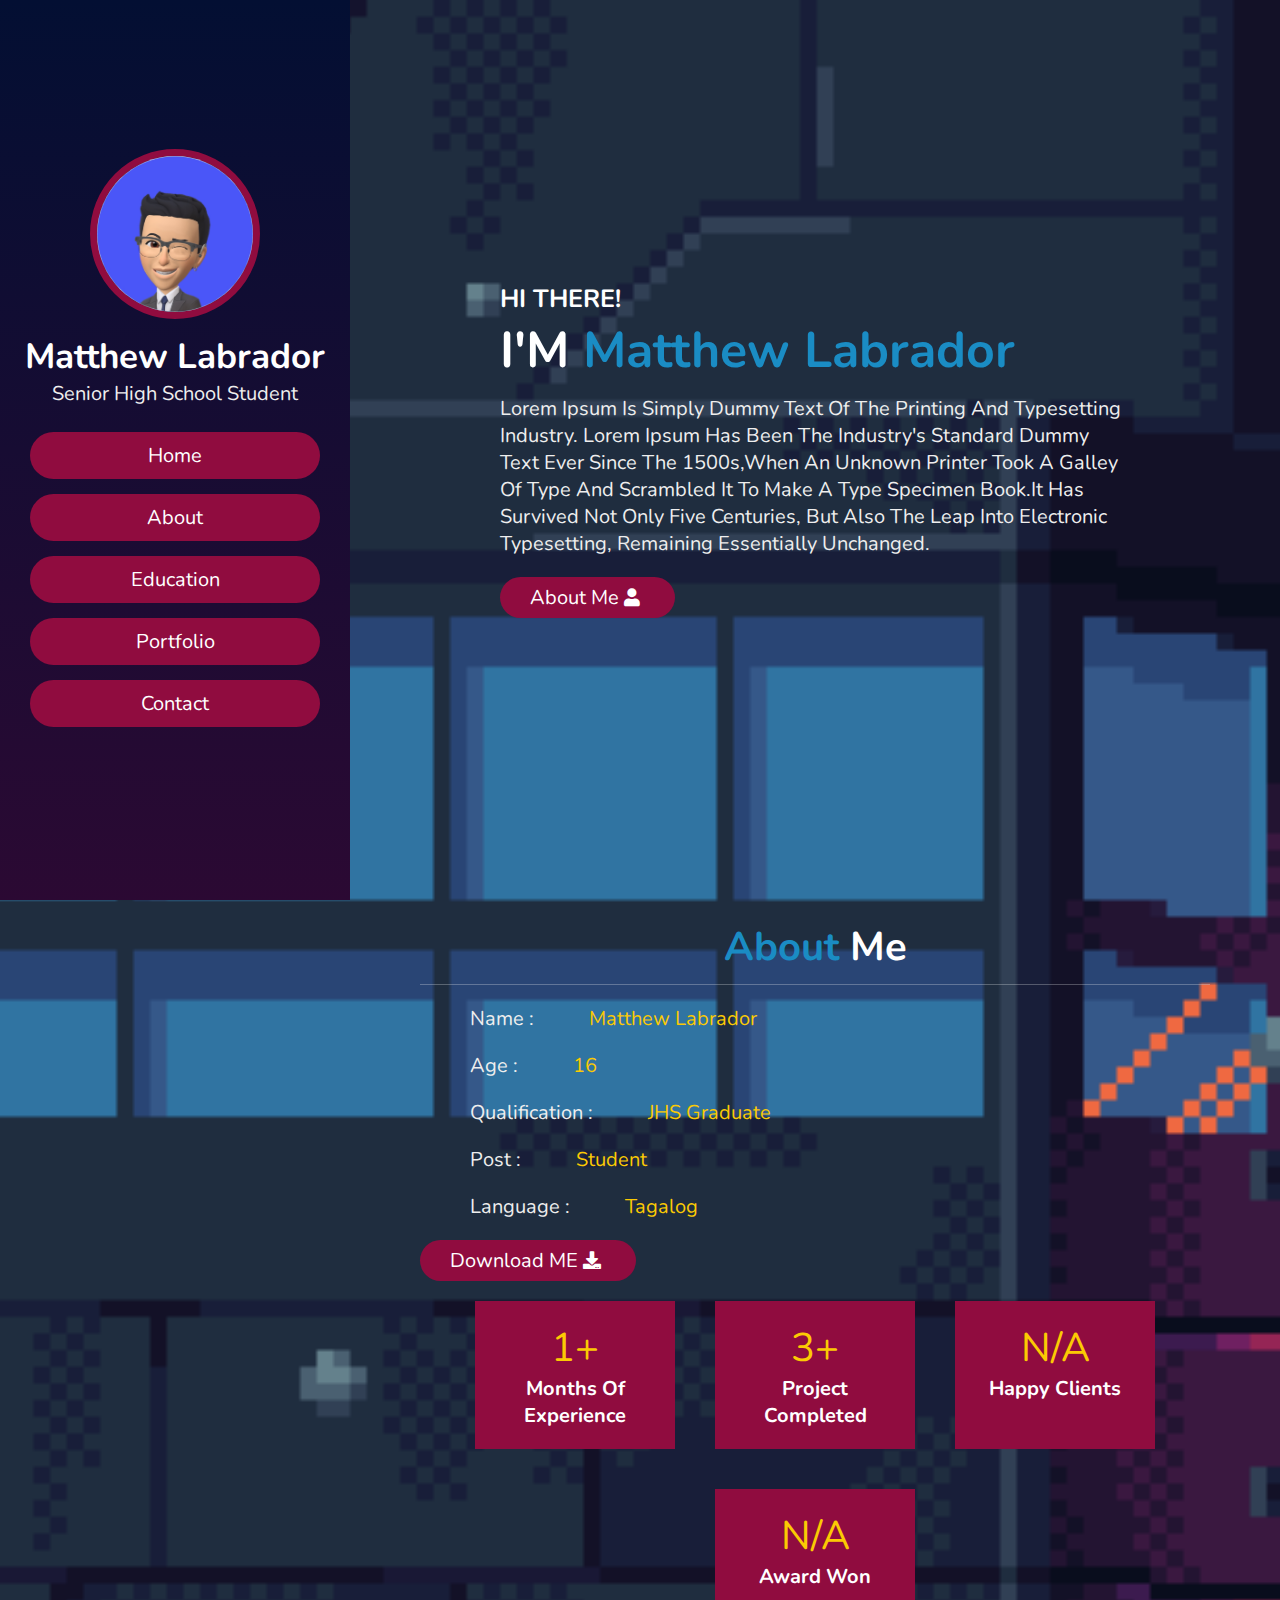
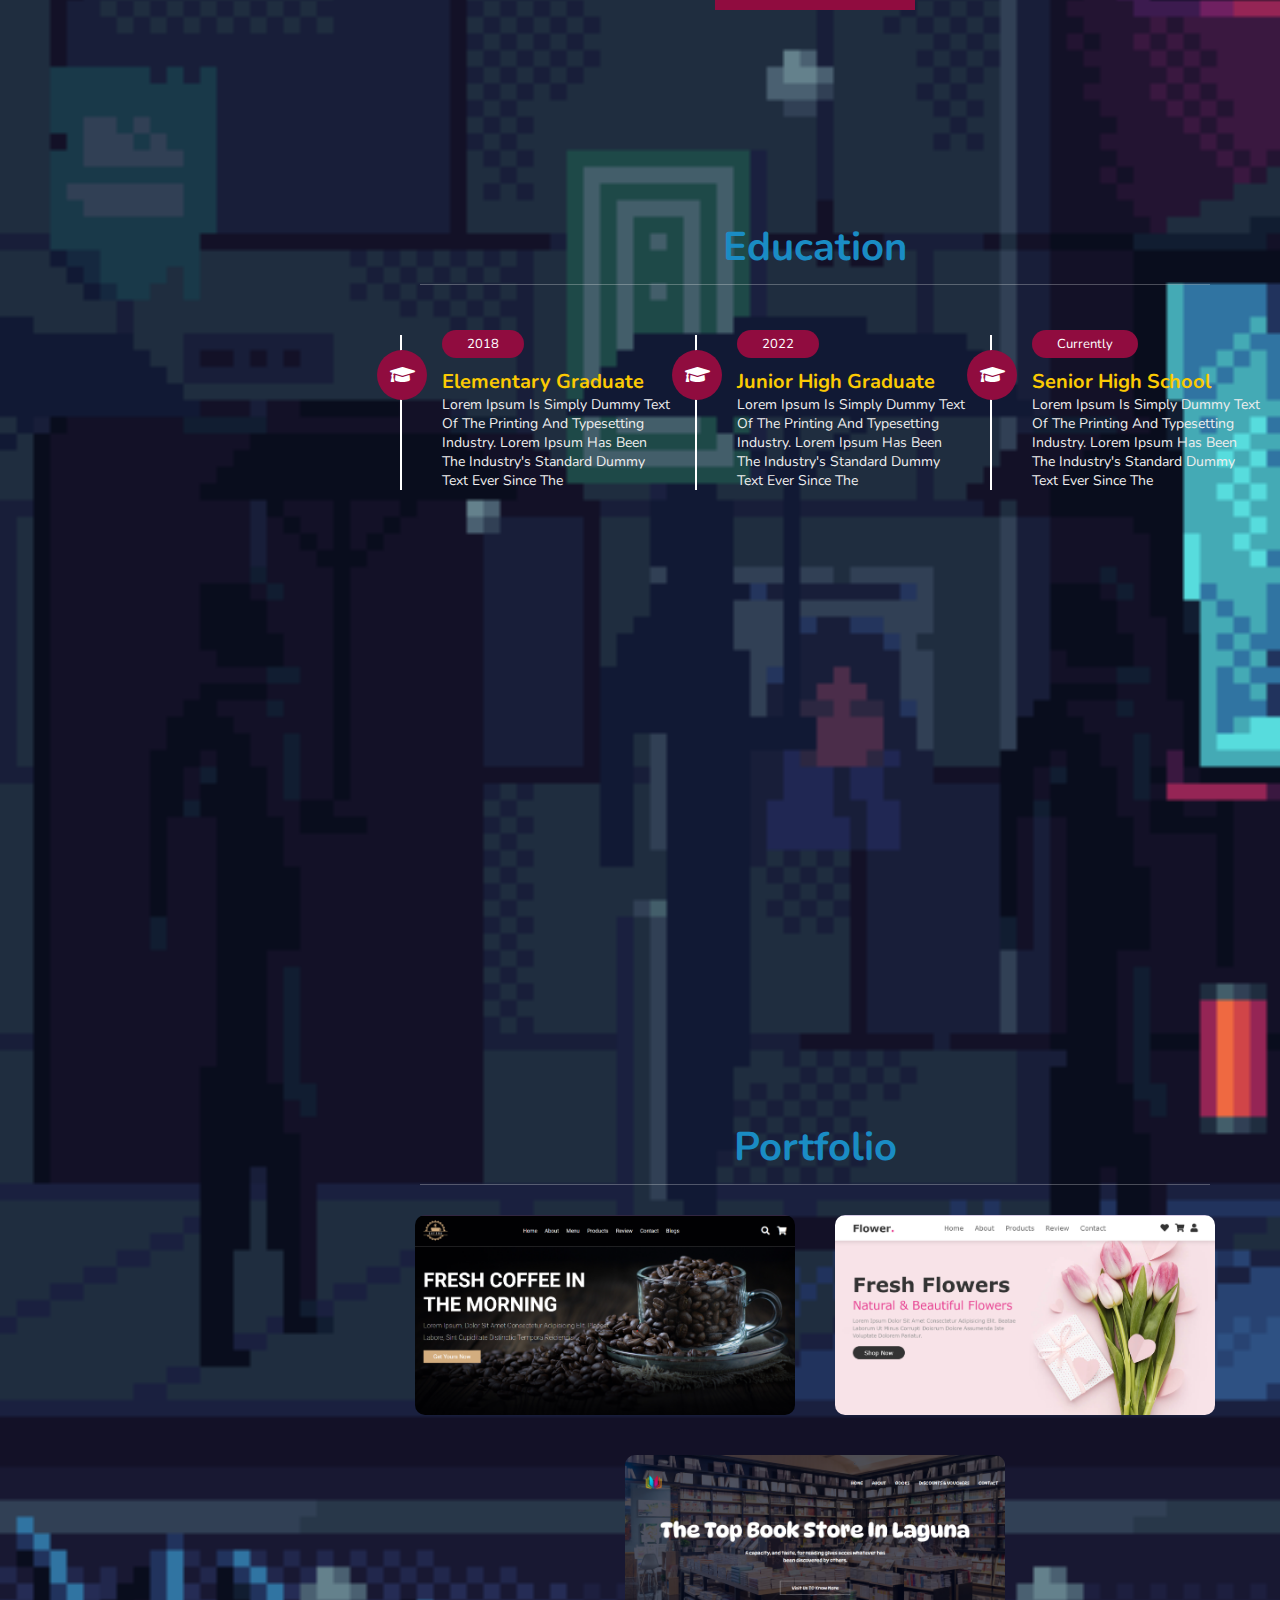
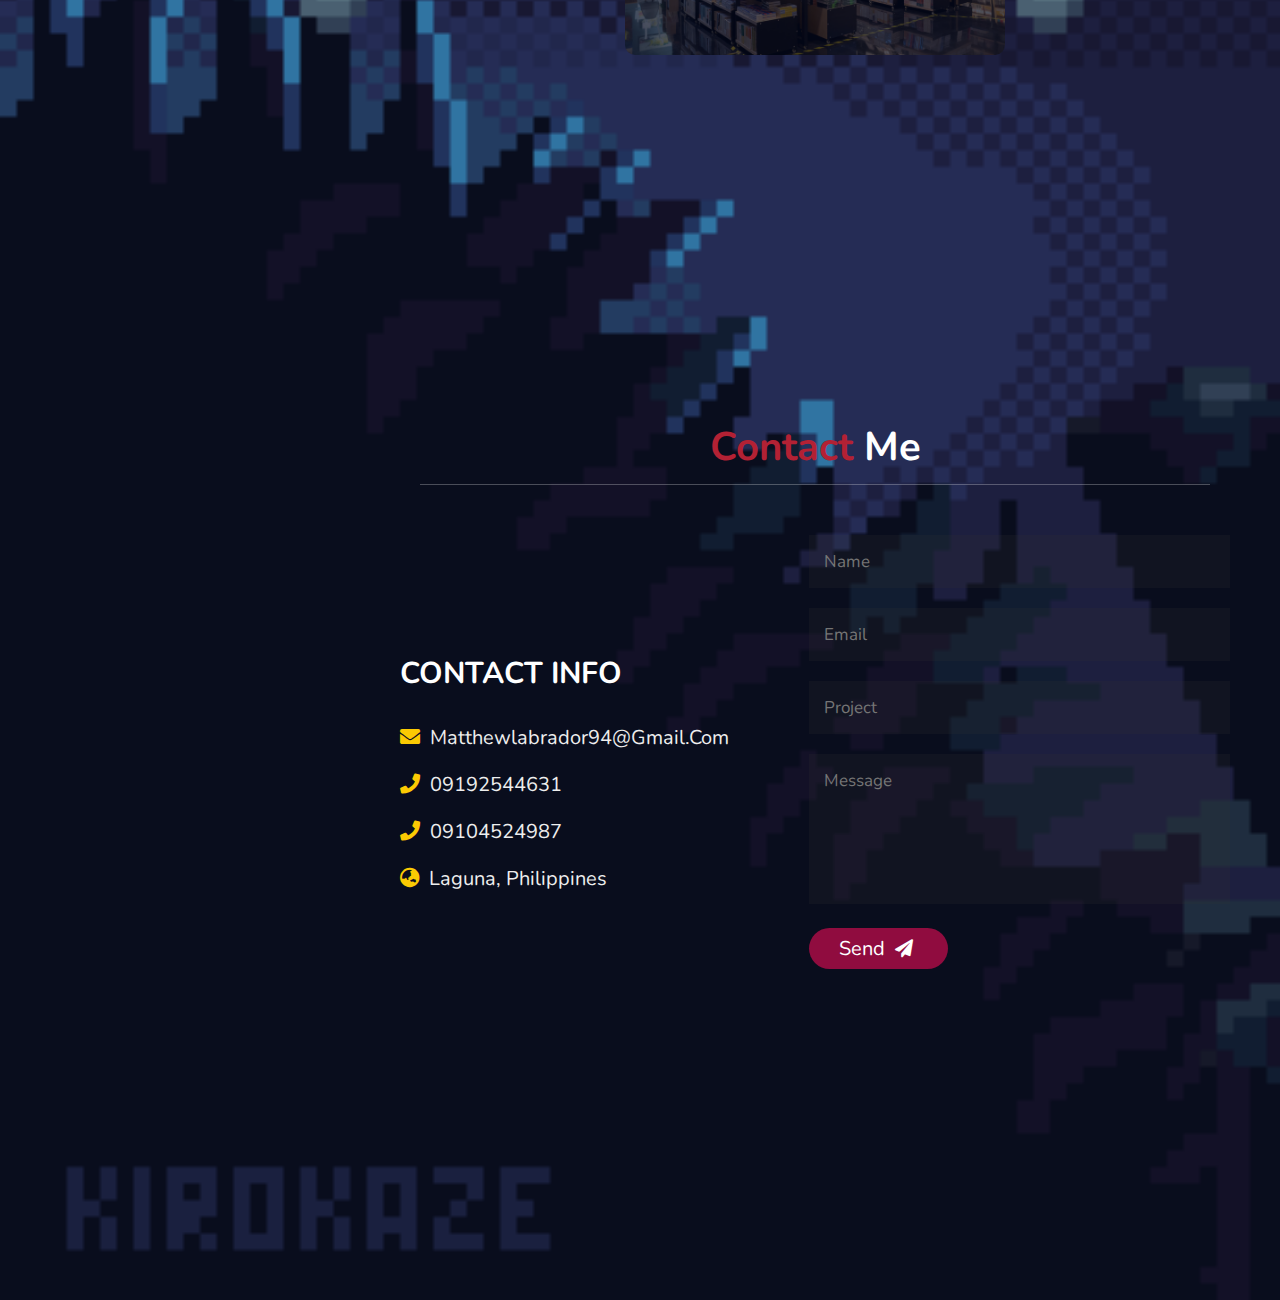
<file: index.html>
<!DOCTYPE html>
<html lang="en">
<head>
    <meta charset="UTF-8">
    <meta name="viewport" content="width=device-width, initial-scale=1.0">
    <title>My Profile</title>

    <!-- font awesome cdn link -->
    <link rel="stylesheet" href="https://cdnjs.cloudflare.com/ajax/libs/font-awesome/5.15.2/css/all.min.css">

    <!-- custom css file link -->
    <link rel="stylesheet" href="style.css">
</head>
<body>

<!-- header section starts -->

<header>

    <div class="user">
        <img src="images/avatar4.jpg">
        <h3 class="name">Matthew Labrador</h3>
        <p class="post">Senior High School Student</p>
    </div>

    <nav class="navbar">
        <ul>
           <li><a href="#home">home</a></li>
           <li><a href="#about">about</a></li>
           <li><a href="#education">education</a></li>
           <li><a href="#portfolio">portfolio</a></li>
           <li><a href="#contact">contact</a></li>
        </ul>
    </nav>

</header>

<!-- header sections end -->

<dev id="menu" class="fas fa-bars"></dev>

<!-- section home starts here -->

<section class="home" id="home">

    <h3>HI THERE!</h3>
    <h1>I'M <span>Matthew Labrador</span></h1>
    <p>Lorem Ipsum is simply dummy text of the printing and typesetting industry.
       Lorem Ipsum has been the industry's standard dummy text ever since the 
       1500s,when an unknown printer took a galley of type and scrambled it to 
       make a type specimen book.It has survived not only five centuries, but
       also the leap into electronic typesetting, remaining essentially unchanged. </p>
       <a href="#about"><button class="btn">about me<i class="fas fa-user"></i></button></a>

</section>

<!-- section home ends here -->

<!-- about section starts here-->

<section class="about" id="about">

<h1 class="heading"> <span>about</span> me </h1>

<div class="row">
    <div class="info">
        <h3> <span> name : </span> Matthew Labrador </h3>
        <h3> <span> age : </span> 16 </h3>
        <h3> <span> qualification : </span> JHS Graduate </h3>
        <h3> <span> post : </span> student </h3>
        <h3> <span> language : </span> tagalog </h3>
        <a href="#"><button class="btn">Download ME<i class="fas fa-download"></i></button></a>
    </div>

    <div class="counter">

        <div class="box">
            <span>1+</span>
            <h3>months of experience</h3>
        </div>
        
        <div class="box">
            <span>3+</span>
            <h3>project completed</h3>
        </div>

        <div class="box">
            <span>N/A</span>
            <h3>happy clients</h3>
        </div>

        <div class="box">
            <span>N/A</span>
            <h3>award won</h3>
        </div>
    
    </div>
</div>

</section>

<!-- about section ends here-->

<!-- education starts here -->

<section class="education" id="education">
    
<h1 class="heading"> <span>education</span> </h1>

<div class="box-container">

    <div class="box">
        <i class="fas fa-graduation-cap"></i>
        <span>2018</span>
        <h3>Elementary Graduate</h3>
        <p>Lorem Ipsum is simply dummy text of the printing and typesetting industry.
           Lorem Ipsum has been the industry's standard dummy text ever since the</p>
    </div>
    <div class="box">
        <i class="fas fa-graduation-cap"></i>
        <span>2022</span>
        <h3>Junior High Graduate</h3>
        <p>Lorem Ipsum is simply dummy text of the printing and typesetting industry.
           Lorem Ipsum has been the industry's standard dummy text ever since the</p>
    </div><div class="box">
        <i class="fas fa-graduation-cap"></i>
        <span>Currently</span>
        <h3>Senior High School</h3>
        <p>Lorem Ipsum is simply dummy text of the printing and typesetting industry.
           Lorem Ipsum has been the industry's standard dummy text ever since the</p>
    </div>
</div>

</section>
<!-- education ends here -->

<!-- portfolio starts here -->

<section class="portfolio" id="portfolio">

<h1 class="heading"> <span>portfolio</span> </h1>

<div class="box-container">

    <div class="box">
        <img src="images/coffee.png" alt="">
    </div>

    <div class="box">
        <img src="images/flower.png" alt="">
    </div>

    <div class="box">
        <img src="images/book.png" alt="">
    </div> 

</div>
</section>


<!-- portfolio ends here -->

<!-- contact starts here -->

<section class="contact" id="contact">

<h1 class="heading"> <span>contact</span> me </h1>

<div class="row">

    <div class="content">

        <h3 class="title">contact info</h3>

        <div class="info">
            <h3> <i class="fas fa-envelope"></i> matthewlabrador94@gmail.com </h3>
            <h3> <i class="fas fa-phone"></i> 09192544631 </h3>
            <h3> <i class="fas fa-phone"></i> 09104524987 </h3>
            <h3> <i class="fas fa-globe-asia"></i> Laguna, Philippines </h3> 
        </div>
        
    </div>

    <form action="">

        <input type="text" placeholder="name" class="box">
        <input type="email" placeholder="email" class="box">
        <input type="text" placeholder="project" class="box">
        <textarea name="" id="" cols="30" rows="10" class="box message" placeholder="message"></textarea>
        <button type="submit" class="btn"> send <i class="fas fa-paper-plane"></i></button>
    </form>

</div>

</section>
<!-- contact start here -->

<!-- scroll top button -->

<a href="#home" class="top">
    <img src="images/scroll-top-img.png" alt="">
</a>












<!-- jquery cdn link -->
<script src="https://cdnjs.cloudflare.com/ajax/libs/jquery/3.6.0/jquery.min.js"></script>

<!-- custom js file link -->
<script src="scipt.js"></script>
    
</body>
</html>
</file>
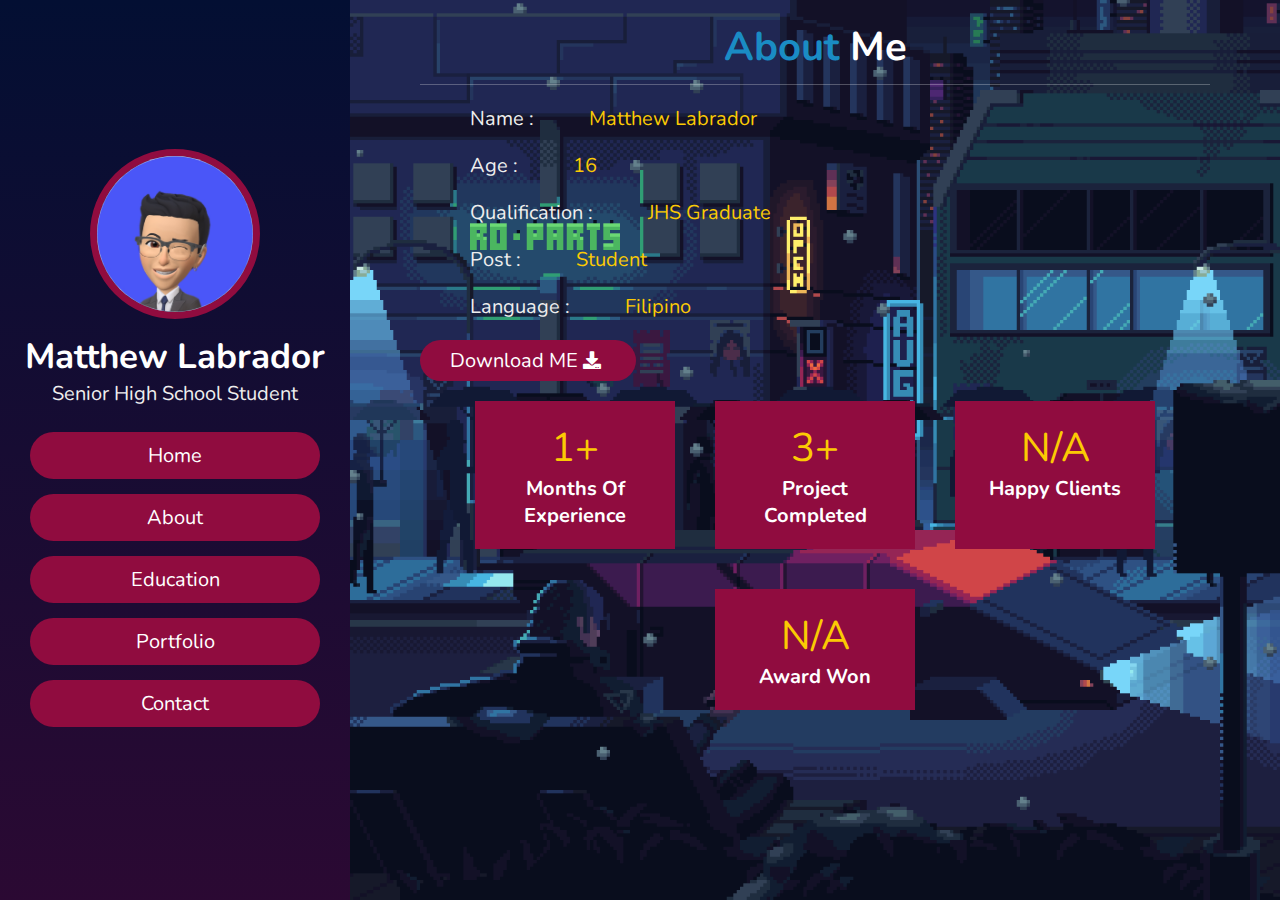
<file: about.html>
<!DOCTYPE html>
<html lang="en">
<head>
    <meta charset="UTF-8">
    <meta name="viewport" content="width=device-width, initial-scale=1.0">
    <title>Master Dame Profile</title>

    <!-- font awesome cdn link -->
    <link rel="stylesheet" href="https://cdnjs.cloudflare.com/ajax/libs/font-awesome/5.15.2/css/all.min.css">

    <!-- custom css file link -->
    <link rel="stylesheet" href="style.css">
</head>
<body>

<!-- header section starts -->

<header>

    <div class="user">
        <img src="images/avatar4.jpg">
        <h3 class="name">Matthew Labrador</h3>
        <p class="post">Senior High School Student</p>
    </div>

    <nav class="navbar">
        <ul>
           <li><a href="index.html">home</a></li>
           <li><a href="about.html">about</a></li>
           <li><a href="education.html">education</a></li>
           <li><a href="portfolio.html">portfolio</a></li>
           <li><a href="contact.html">contact</a></li>
        </ul>
    </nav>

</header>

<!-- header sections end -->

<dev id="menu" class="fas fa-bars"></dev>   


<!-- about section starts here-->

<section class="about" id="about">

<h1 class="heading"> <span>about</span> me </h1>

<div class="row">
    <div class="info">
        <h3> <span> name : </span> Matthew Labrador </h3>
        <h3> <span> age : </span> 16 </h3>
        <h3> <span> qualification : </span> JHS Graduate </h3>
        <h3> <span> post : </span> student </h3>
        <h3> <span> language : </span> Filipino </h3>
        <a href="images/sophia.gif" download><button class="btn">Download ME<i class="fas fa-download"></i></button></a>
    </div>

    <div class="counter">

        <div class="box">
            <span>1+</span>
            <h3>months of experience</h3>
        </div>
        
        <div class="box">
            <span>3+</span>
            <h3>project completed</h3>
        </div>

        <div class="box">
            <span>N/A</span>
            <h3>happy clients</h3>
        </div>

        <div class="box">
            <span>N/A</span>
            <h3>award won</h3>
        </div>
    
    </div>
</div>

</section>

<!-- about section ends here-->

<!-- jquery cdn link -->
<script src="https://cdnjs.cloudflare.com/ajax/libs/jquery/3.6.0/jquery.min.js"></script>

<!-- custom js file link -->
<script src="scipt.js"></script>
    
</body>
</html>
</file>
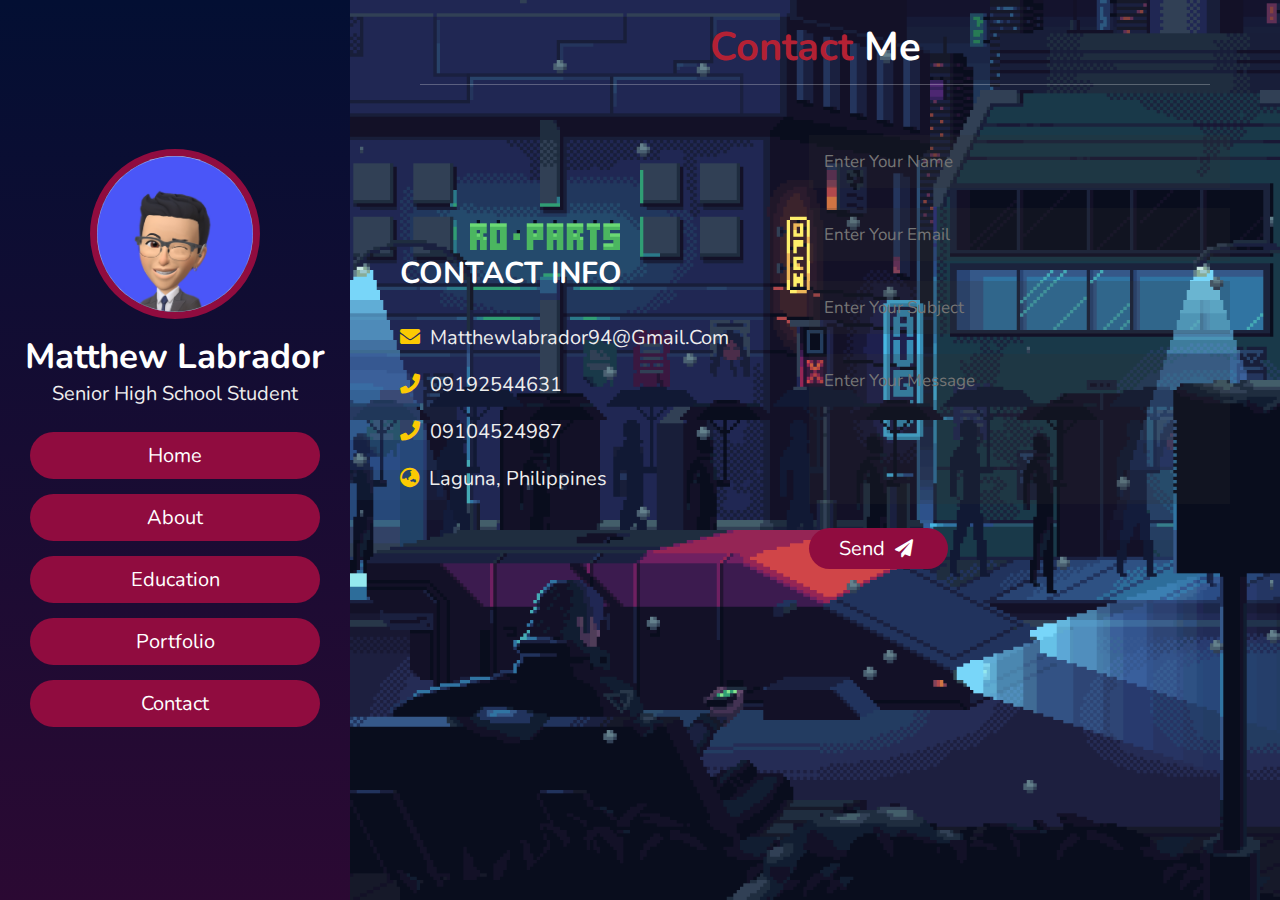
<file: contact.html>
<!DOCTYPE html>
<html lang="en">
<head>
    <meta charset="UTF-8">
    <meta name="viewport" content="width=device-width, initial-scale=1.0">
    <title>Master Dame Profile</title>

    <!-- font awesome cdn link -->
    <link rel="stylesheet" href="https://cdnjs.cloudflare.com/ajax/libs/font-awesome/5.15.2/css/all.min.css">

    <!-- custom css file link -->
    <link rel="stylesheet" href="style.css">
</head>
<body>

<!-- header section starts -->

<header>

    <div class="user">
        <img src="images/avatar4.jpg">
        <h3 class="name">Matthew Labrador</h3>
        <p class="post">Senior High School Student</p>
    </div>

    <nav class="navbar">
        <ul>
           <li><a href="index.html">home</a></li>
           <li><a href="about.html">about</a></li>
           <li><a href="education.html">education</a></li>
           <li><a href="portfolio.html">portfolio</a></li>
           <li><a href="contact.html">contact</a></li>
        </ul>
    </nav>

</header>

<!-- header sections end -->

<dev id="menu" class="fas fa-bars"></dev>   

<!-- contact starts here -->

<section class="contact" id="contact">

<h1 class="heading"> <span>contact</span> me </h1>

<div class="row">

    <div class="content">

        <h3 class="title">contact info</h3>

        <div class="info">
            <h3> <i class="fas fa-envelope"></i> Matthewlabrador94@Gmail.Com </h3>
            <h3> <i class="fas fa-phone"></i> 09192544631 </h3>
            <h3> <i class="fas fa-phone"></i> 09104524987 </h3>
            <h3> <i class="fas fa-globe-asia"></i> Laguna, Philippines </h3> 
        </div>
        
    </div>

    <form action="form-handler.php" method="post">
        <input type="text" name="name" placeholder="Enter your name" class="box">
        <input type="email" name="email" placeholder="Enter your email" class="box">
        <input type="text" name="subject" placeholder="Enter your subject" class="box">
        <textarea name="" id="" cols="30" rows="10" class="box message" placeholder="Enter your message"></textarea>
        <button type="submit" class="btn"> send <i class="fas fa-paper-plane"></i></button>
    </form>

</div>

</section>
<!-- contact start here -->

<!-- jquery cdn link -->
<script src="https://cdnjs.cloudflare.com/ajax/libs/jquery/3.6.0/jquery.min.js"></script>

<!-- custom js file link -->
<script src="scipt.js"></script>
    
</body>
</html>
</file>
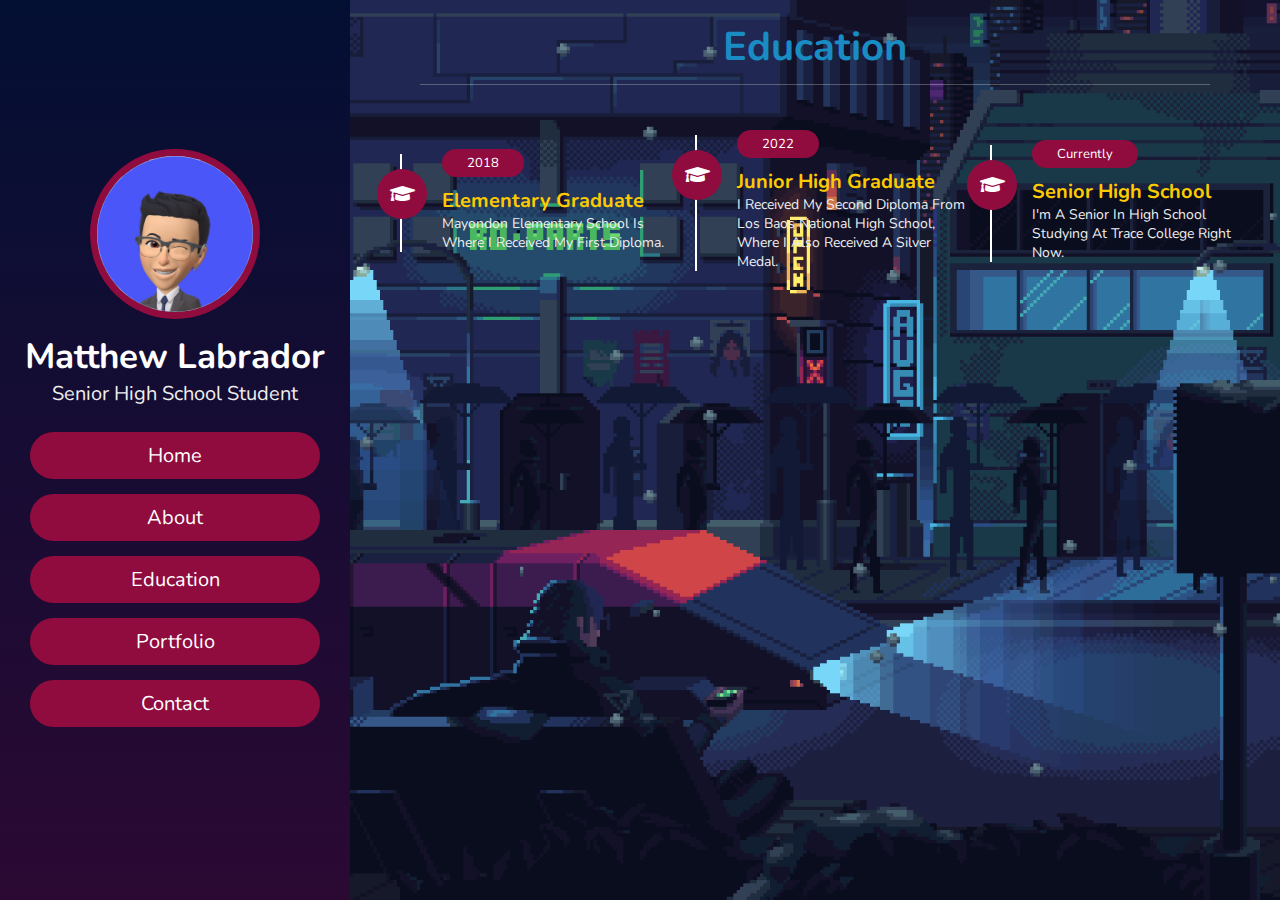
<file: education.html>
<!DOCTYPE html>
<html lang="en">
<head>
    <meta charset="UTF-8">
    <meta name="viewport" content="width=device-width, initial-scale=1.0">
    <title>Master Dame Profile</title>

    <!-- font awesome cdn link -->
    <link rel="stylesheet" href="https://cdnjs.cloudflare.com/ajax/libs/font-awesome/5.15.2/css/all.min.css">

    <!-- custom css file link -->
    <link rel="stylesheet" href="style.css">
</head>
<body>

<!-- header section starts -->

<header>

    <div class="user">
        <img src="images/avatar4.jpg">
        <h3 class="name">Matthew Labrador</h3>
        <p class="post">Senior High School Student</p>
    </div>

    <nav class="navbar">
        <ul>
           <li><a href="index.html">home</a></li>
           <li><a href="about.html">about</a></li>
           <li><a href="education.html">education</a></li>
           <li><a href="portfolio.html">portfolio</a></li>
           <li><a href="contact.html">contact</a></li>
        </ul>
    </nav>

</header>

<!-- header sections end -->

<dev id="menu" class="fas fa-bars"></dev>   

<!-- education starts here -->

<section class="education" id="education">
    
<h1 class="heading"> <span>education</span> </h1>

<div class="box-container">

    <div class="box">
        <i class="fas fa-graduation-cap"></i>
        <span>2018</span>
        <h3>Elementary Graduate</h3>
        <p>Mayondon Elementary School is where I received my first diploma.</p>
    </div>
    <div class="box">
        <i class="fas fa-graduation-cap"></i>
        <span>2022</span>
        <h3>Junior High Graduate</h3>
        <p>I received my second diploma from Los Baos National High School, where I also received a silver medal.</p>
    </div><div class="box">
        <i class="fas fa-graduation-cap"></i>
        <span>Currently</span>
        <h3>Senior High School</h3>
        <p>I'm a senior in high school studying at Trace College right now.</p>
    </div>
</div>

</section>
<!-- education ends here -->

<!-- jquery cdn link -->
<script src="https://cdnjs.cloudflare.com/ajax/libs/jquery/3.6.0/jquery.min.js"></script>

<!-- custom js file link -->
<script src="scipt.js"></script>
    
</body>
</html>
</file>
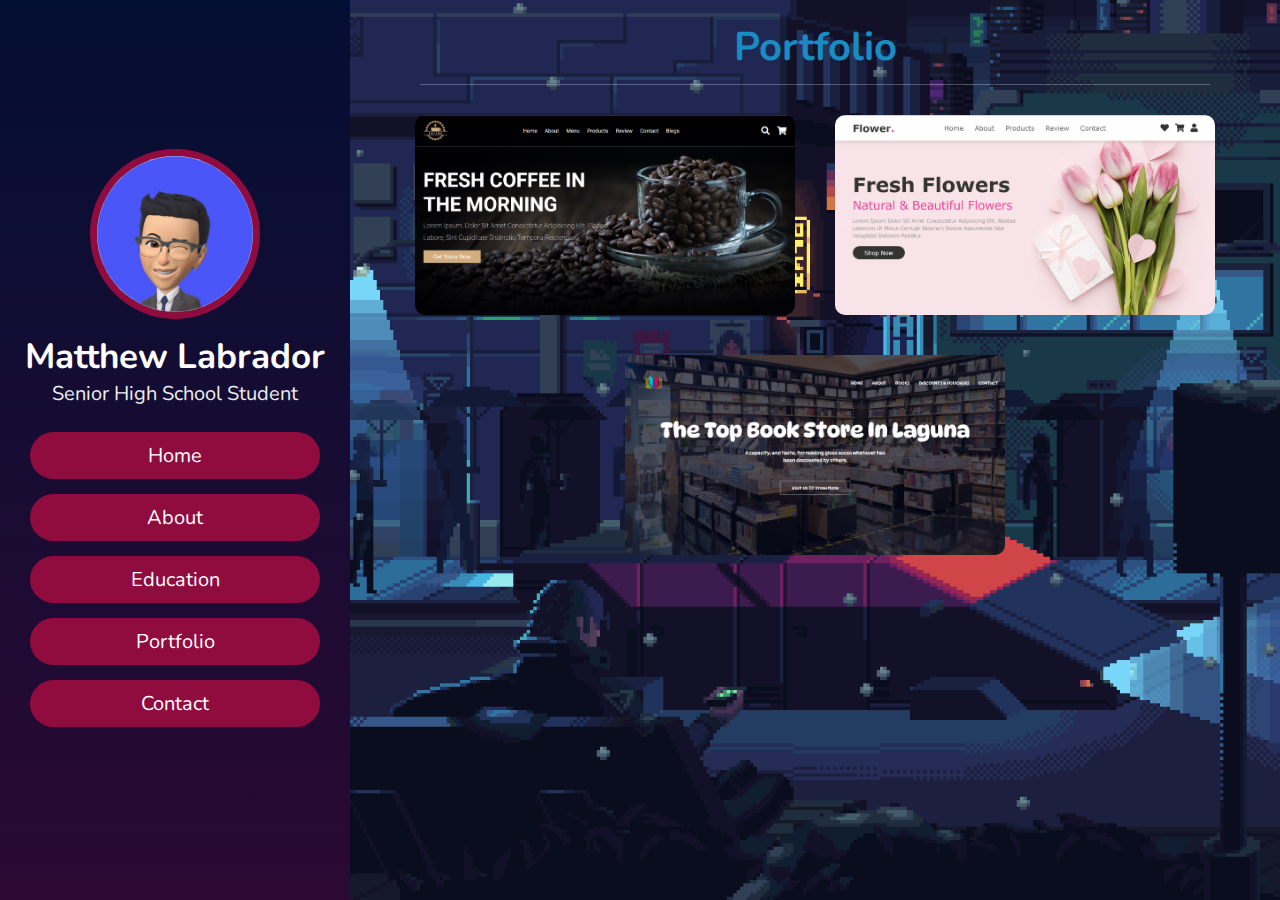
<file: portfolio.html>
<!DOCTYPE html>
<html lang="en">
<head>
    <meta charset="UTF-8">
    <meta name="viewport" content="width=device-width, initial-scale=1.0">
    <title>Master Dame Profile</title>

    <!-- font awesome cdn link -->
    <link rel="stylesheet" href="https://cdnjs.cloudflare.com/ajax/libs/font-awesome/5.15.2/css/all.min.css">

    <!-- custom css file link -->
    <link rel="stylesheet" href="style.css">
</head>
<body>

<!-- header section starts -->

<header>

    <div class="user">
        <img src="images/avatar4.jpg">
        <h3 class="name">Matthew Labrador</h3>
        <p class="post">Senior High School Student</p>
    </div>

    <nav class="navbar">
        <ul>
           <li><a href="index.html">home</a></li>
           <li><a href="about.html">about</a></li>
           <li><a href="education.html">education</a></li>
           <li><a href="portfolio.html">portfolio</a></li>
           <li><a href="contact.html">contact</a></li>
        </ul>
    </nav>

</header>

<!-- header sections end -->

<dev id="menu" class="fas fa-bars"></dev>   

<!-- portfolio starts here -->

<section class="portfolio" id="portfolio">

<h1 class="heading"> <span>portfolio</span> </h1>

<div class="box-container">

    <div class="box">
        <img src="images/coffee.png" alt="">
    </div>

    <div class="box">
        <img src="images/flower.png" alt="">
    </div>

    <div class="box">
        <img src="images/book.png" alt="">
    </div> 

</div>
</section>

<!-- portfolio ends here -->

<!-- jquery cdn link -->
<script src="https://cdnjs.cloudflare.com/ajax/libs/jquery/3.6.0/jquery.min.js"></script>

<!-- custom js file link -->
<script src="scipt.js"></script>
    
</body>
</html>
</file>
<file: style.css>
@import url('https://fonts.googleapis.com/css2?family=Nunito:wght@200;300;400;600&family=Poppins:wght@300;400;600&display=swap');

:root{
    --yellow:#f9ca24;
}
*{
    font-family: 'Nunito', sans-serif;
    margin: 0; padding: 0;
    box-sizing: border-box;
    text-decoration: none;
    outline: none; border: none;
    text-transform: capitalize;
    transition: all .2s linear;
}

*::selection{
    background:var(--yellow);
    color:#333;
}

html{
    font-size: 62.5%;
    overflow-x: hidden;
}

html::-webkit-scrollbar{
    width:1.4rem;
}

html::-webkit-scrollbar-track{
    background:#3600b1;
}

html::-webkit-scrollbar-thumb{
    background: #8948B4;
}

body{
    background: url(images/city.gif);
    overflow-x: hidden;
    padding-left: 35rem;
    background-size:cover;
}

section{
    min-height: 100vh;
    padding: 1rem;
}

.btn{
    padding: .7rem 3rem;
    background: #900C3F;
    color: #fff;
    cursor: pointer;
    margin-top: 1rem;
    font-size: 2rem;
    border-radius: 5rem;
}

.btn i{
    padding:0 .5rem;
    font-size: 1.8rem;
}

.btn:hover{
    background: #361F69;
}

.heading{
    text-align: center;
    margin: 0 6rem;
    font-size: 4rem;
    padding: 1rem;
    border-bottom: .1rem solid #fff4;
    color: #fff;
}

.heading span{
    color: #1A8CC4;
}

header{
    position: fixed;
    top: 0; left: 0;
    z-index: 1000;
    height: 100%;
    width: 35rem;
    background: linear-gradient(#030F33,#2B0933);
    background-size: cover;
    display: flex;
    align-items: center;
    justify-content: center;
    flex-flow: column;
    text-align: center;
}

header .user img{
    height: 17rem;
    width: 17rem;
    border-radius: 50%;
    object-fit: cover;
    margin-bottom: 1rem;
    border:.7rem solid #900C3F;
}

header .user name{
    font-size: 3.5rem;
    color: #fff;
}

header .user .name{
    font-size: 3.5rem;
    color: #fff;
}
header .user .post{
    font-size: 2rem;
    color: #eee;
}

header .navbar{
    width: 100%;
}

header .navbar ul{
    list-style: none;
    padding:1rem 3rem;
}


header .navbar ul li a{
    display: block;
    padding:1rem;
    margin: 1.5rem 0;
    background: #900C3F;
    color: #fff;
    font-size:2rem;
    border-radius: 5rem;
}

header .navbar ul li a:hover{
    background: #361F69;
}

#menu{
    position: fixed;
    top:2rem; right:2rem;
    background: #fbca03;
    color: #fff;
    cursor: pointer;
    font-size: 2.5rem;
    padding: 1rem 1.5rem;
    z-index: 1000;
    display: none;
}

.home{
    display: flex;
    justify-content: center;
    flex-flow: column;
    padding: 0 15rem;
}

.home h3{
    font-size: 2.5rem;
    color: #fff;
}

.home h1{
    font-size:5rem;
    color: #fff;
}

.home h1 span{
    color: #1A8CC4;
}

.home p{
    font-size:2rem;
    color: #eee;
    padding: 1rem 0;
}

.about h1 span{
    color: #1A8CC4;
}

.about .row{
    display: flex;
    align-items: center;
    justify-items: center;
    flex-wrap: wrap;
    padding: 1rem 0;
}

.about .row .info{
    flex: 1 1 48rem;
    padding:2rem 1 rem;
    padding-left: 6rem;
}

.about .row .info h3{
    font-size: 2rem;
    color: #fbca03;
    padding: 1rem 0;
    font-weight: normal;
}

.about .row .info h3 span{
    color: #eee;
    padding: 0 5rem;
}

.about .row .counter{
    flex: 1 1 48rem;
    display: flex;
    justify-content: center;
    flex-wrap: wrap;
}

.about .row .counter .box{
    width: 20rem;
    background: #900C3F;
    text-align: center;
    padding: 2rem;
    margin: 2rem;
}

.about .row .counter .box span{
    font-size: 4rem;
    color: #fbca03;
}

.about .row .counter .box h3{
    font-size: 2rem;
    color: #fff;
}

.education .box-container{
    display: flex;
    align-items: center;
    justify-content: space-between;
    flex-wrap: wrap;
    padding: 1rem 0;
    padding-left: 3rem;
}

.education .box-container .box{
    width: 27rem;
    margin:4rem 1rem;
    padding-left: 4rem;
    border-left: .2rem solid #fff;
    position: relative;
}

.education .box-container .box span{
    font-size: 1.3rem;
    background: #900C3F;
    color: #fff;
    border-radius: 5rem;
    padding: .5rem 2.5rem;
}

.education h1 span{
    color: #1A8CC4;
}

.education .box-container .box h3{
    font-size: 2rem;
    color: #fbca03;
    padding-top: 1.5rem;
}

.education .box-container .box p{
    font-size: 1.4rem;
    color: #eee;
    padding-top: 1rem 0;
}

.education .box-container .box i{
    position: absolute;
    top: 1.5rem; left: -2.5rem;
    height: 5rem;
    width: 5rem;
    border-radius: 50%;
    line-height: 5rem;
    text-align: center;
    font-size: 2rem;
    color: #fff;
    background: #900C3F;
}
.portfolio h1 span{
    color: #1A8CC4;
}

.portfolio .box-container{
    display: flex;
    align-items: center;
    justify-content: center;
    flex-wrap: wrap;
    padding: 1rem 0;
 }
   
 .portfolio .box-container .box{
    height: 20rem;
    width: 38rem;
    border-radius: 1rem;
    margin: 2rem;
    overflow: hidden;
    cursor: pointer;
 }

 .portfolio .box-container .box img{
    height: 100%;
    width: 100%;
    object-fit: cover;
 }

 .portfolio .box-container .box:hover img{
    transform:scale(1.2);
 }

 .contact h1 span{
    color: #B32134;
 }

 .contact .row{
    display: flex;
    align-items: center;
    justify-content: center;
    flex-wrap: wrap;
 }

 .contact .row .content{
    flex: 1 1 30rem;
    padding: 4rem;
    padding-bottom: 0;
 }

 .contact .row form{
    flex:1 1 45rem;
    padding: 2rem;
    margin: 2rem;
    padding-bottom: 4rem;
 }

 .contact .row form .box{
    padding: 1.5rem;
    margin: 1rem 0;
    background: #3333;
    color: #fff;
    text-transform: none;
    font-size: 1.7rem;
    width: 100%;
 }

 .contact .row form .box::placeholder{
    text-transform: capitalize;
 }

 .contact .row form .message{
    height: 15rem;
    resize: none;
 }

 .contact .row .content .title{
    text-transform: uppercase;
    color: #fff;
    font-size: 3rem;
    padding-bottom: 2rem;
 }

 .contact .row .content .info h3{
    display: flex;
    align-items: center;
    font-size: 2rem;
    color: #eee;
    padding: 1rem 0;
    font-weight: normal;
 }

 .contact .row .content .info h3 i{
    padding-right: 1rem;
    color: #fbca03;
 }

 .top{
    position: fixed;
    bottom: 7.5rem; right: 2rem;
    z-index: 100;
    display: none;
 }











/* media queries */

@media (max-width:1200px){

    html{
        font-size: 55%;
    }

    .home{
        padding: 1rem 4rem;
    }
}

@media (max-width:991px){
    
    header{
        left:-120%;
    }

    #menu{
        display: block;
    }
    header.toggle{
        left:0px;
    }

    body{
        padding: 0;
    }
}

@media (max-width:768px){
    
   html{
    font-size: 50%;
   }
}

@media (max-width:400px){
    
    header{
        width: 100vw;
    }

    .heading{
        margin: 0 3rem;
    }

    .about .row .counter .box{
        width: 100%;
    }

    .education .box-container .box{
        width: 100%;
    }

    .portfolio .box-container .box{
        width: 100%;
    }

    .contact .row form{
        margin: 3rem 0;
    }
}
</file>
